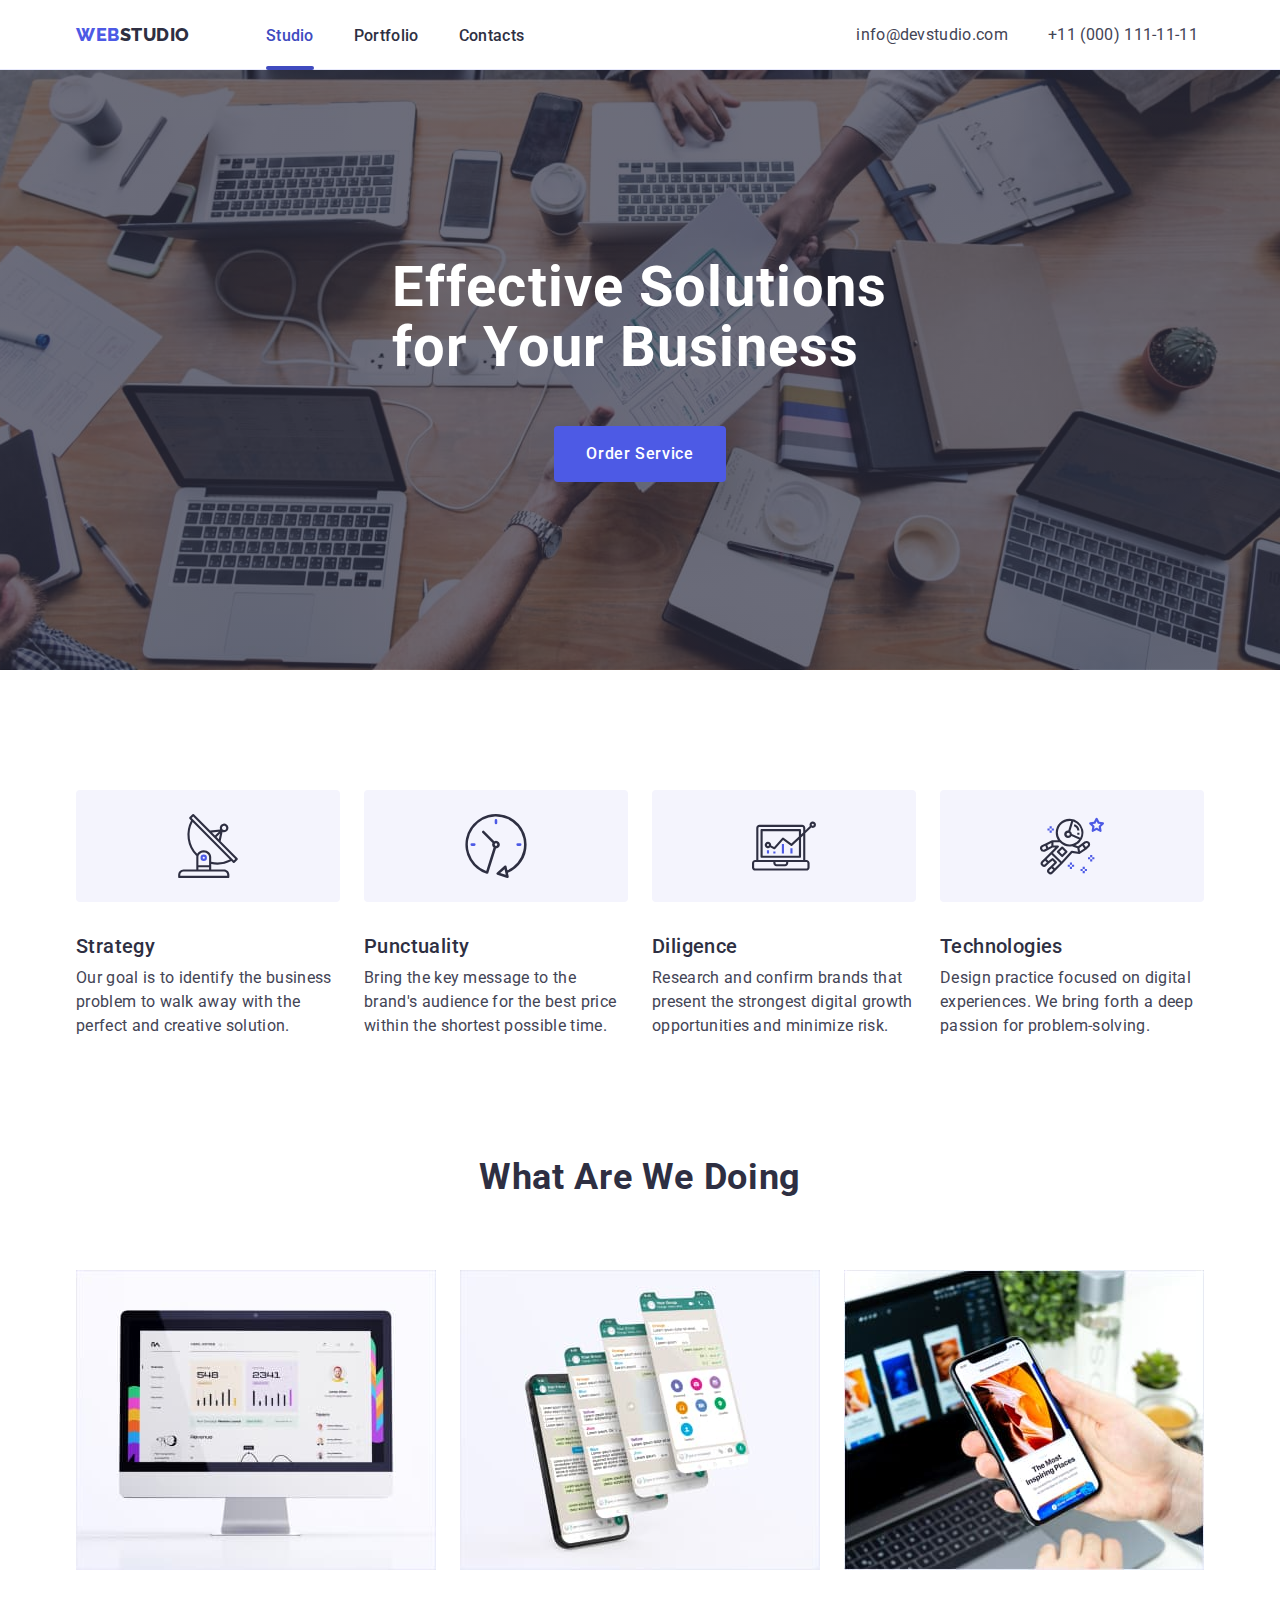
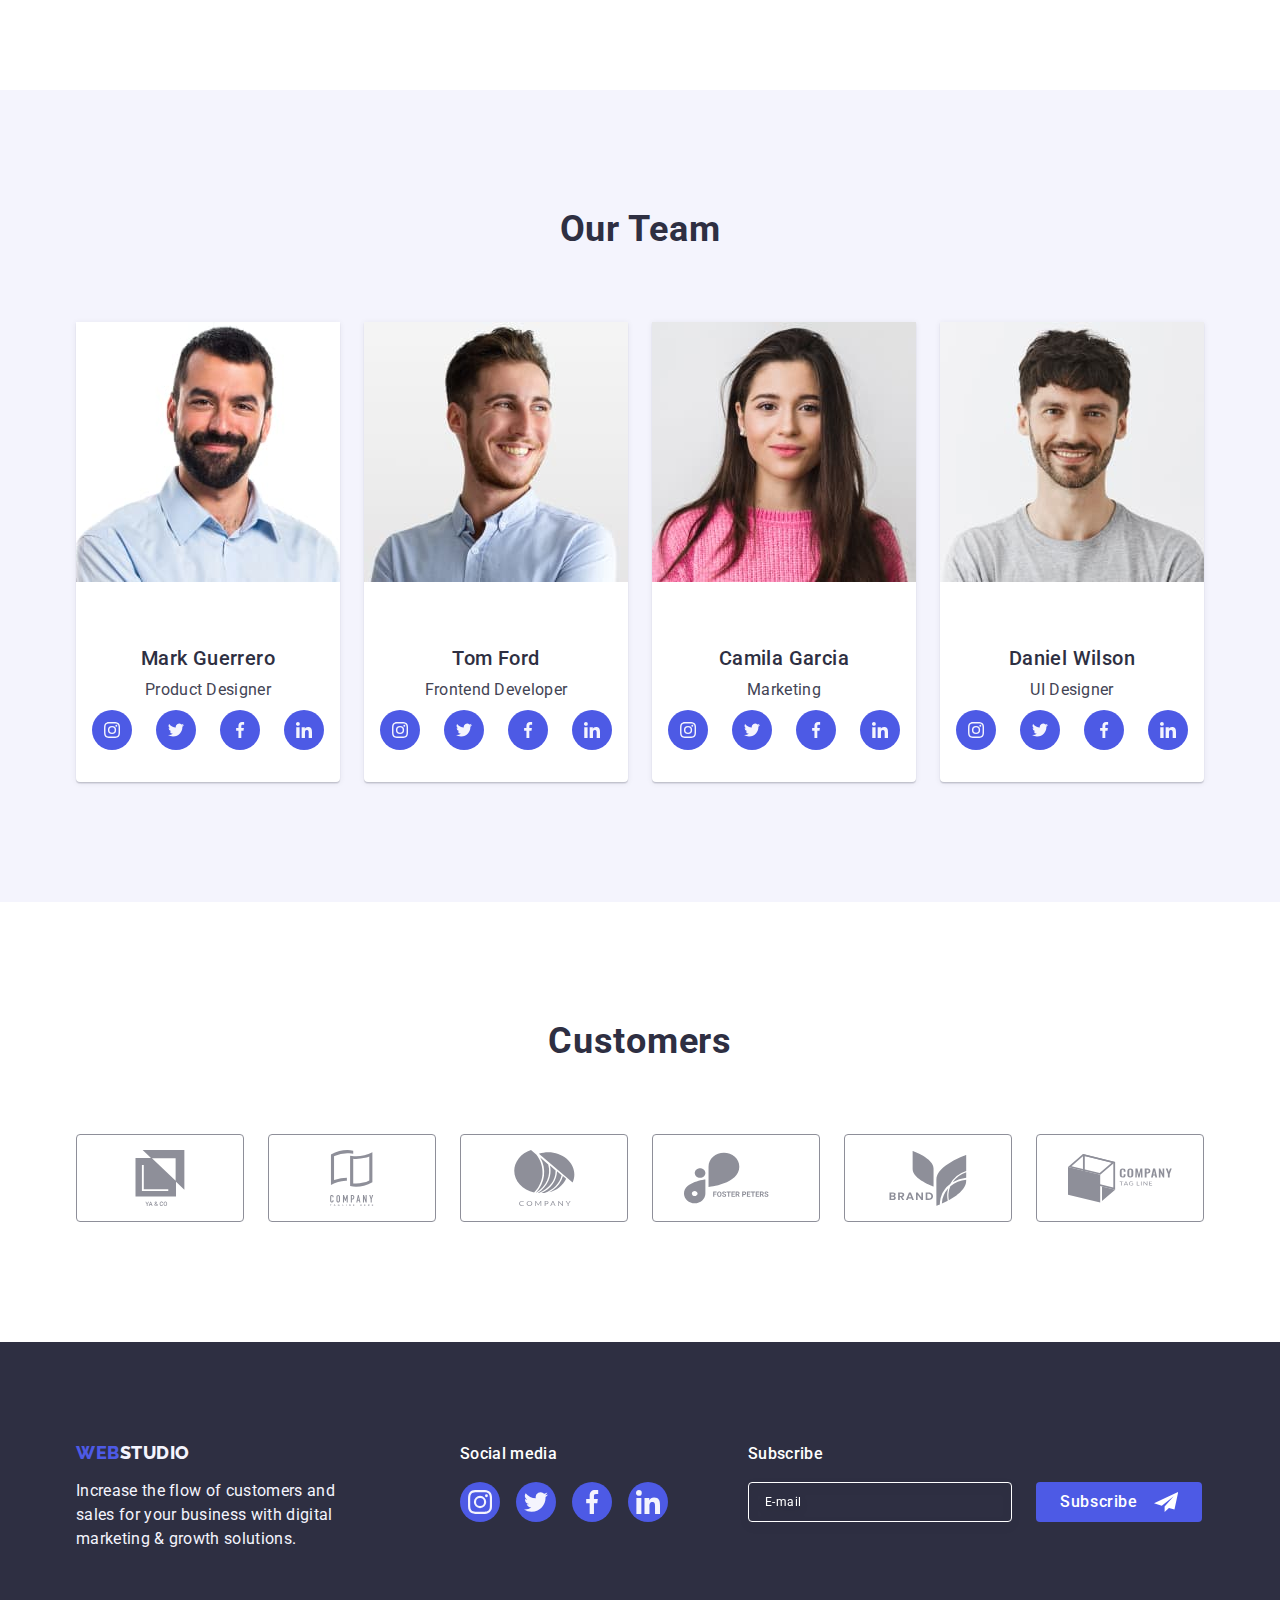
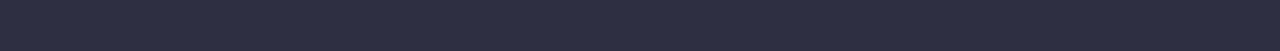
<file: index.html>
<!DOCTYPE html>
<html lang="en">
<head>
    <meta charset="UTF-8">
    <meta http-equiv="X-UA-Compatible" content="IE=edge">
    <meta name="viewport" content="width=device-width, initial-scale=1.0">
    <title>Doc❤️‍🔥</title>
    <link href="https://cdn.jsdelivr.net/npm/modern-normalize@1.1.0/modern-normalize.min.css" rel="stylesheet">
    <link rel="stylesheet" href="./css/styles.css"/>
    <link rel="preconnect" href="https://fonts.googleapis.com">
    <link rel="preconnect" href="https://fonts.gstatic.com" crossorigin>
    <link href="https://fonts.googleapis.com/css2?family=Raleway:wght@800&family=Roboto:wght@400;500;700;900&display=swap"
        rel="stylesheet">
</head>
<body>
    <!-- Header ...current... -->
   <header class="header">
    <div class="hdr container">
    <nav class="site-nav-box">
        <a href="./index.html" class="logo link">Web<span class="studio">Studio</span></a>
        <ul class="site-nav list">
            <li class="link"><a href="./index.html" class="link menu current">Studio</a></li>
            <li class="link"><a href="./portfolio.html" class="link menu">Portfolio</a></li>
            <li class="link"><a href="" class="link menu">Contacts</a></li>
        </ul>
        </nav>
        <address class="contacts-box">
            <ul class="list contacts">
                <li class="link"><a href="mailto:info@devstudio.com" class="link contacts">info@devstudio.com</a></li>
                <li class="link"><a href="tel:+110001111111" class="link contacts">+11 (000) 111-11-11</a></li>
            </ul>
    
    </address>
    </div>
   </header>
   <main>
    <!-- Hero -->
    <section class="section hero">
        <div class="container">
            <h1 class="hero-title">Effective Solutions for Your Business</h1>
            <button type="button" class="btn-hero" data-modal-open>Order Service</button>
        </div>
    </section>
    <!-- Section 1 -->
    <section class="section features">
        <div class="container">
            <h2 hidden class="visually-hiden">features</h2>
            <ul class="main list">
                <li class="main-list item">
                    <div class="icon-ftr">
                        <svg width="64" height="64" class="icon-features">
                            <use href="./images/icons.svg#icon-antenna"></use>
                        </svg>
                    </div>
                    <h3 class="title-three">Strategy</h3>
                    <p class="text">Our goal is to identify the business
                    problem to walk away with the perfect and creative solution.</p>
                </li>
                <li class="main-list item">
                    <div class="icon-ftr">
                        <svg width="64" height="64" class="icon-features">
                            <use href="./images/icons.svg#icon-clock"></use>
                        </svg>
                    </div>
                    <h3 class="title-three">Punctuality</h3>
                    <p class="text">Bring the key message to the brand's audience for the best price within the shortest possible time.</p>
                </li>
                <li class="main-list item">
                    <div class="icon-ftr">
                        <svg width="64" height="64" class="icon-features">
                            <use href="./images/icons.svg#icon-diagram"></use>
                        </svg>
                    </div>
                    <h3 class="title-three">Diligence</h3>
                    <p class="text">Research and confirm brands that present the strongest digital growth opportunities and minimize risk.</p>
                </li>
                <li class="main-list item">
                    <div class="icon-ftr">
                        <svg width="64" height="64" class="icon-features">
                            <use href="./images/icons.svg#icon-astronaut"></use>
                        </svg>
                    </div>
                    <h3 class="title-three">Technologies</h3>
                    <p class="text">Design practice focused on digital experiences. We bring forth a deep passion for problem-solving.</p>
                </li>
            </ul>
        </div>
    </section>
    <!-- Section 2 -->
    <section class="section doing">
        <div class="container">
            <h2 class="title-second">What are we doing</h2>
            <ul class="img list">
                <li class="img-list link">
                    <img src="./images/image1.jpg" alt="image1" width="360">
                </li>
                <li class="img-list link">
                    <img src="./images/image2.jpg" alt="image2" width="360">
                </li>
                <li class="img-list link">
                    <img src="./images/image3.jpg" alt="image3" width="360">
                </li>
            </ul>
        </div>
    </section>
    <!-- Section 3 -->
    <section class="section team">
        <div class="container team">
            <h2 class="title-second">Our Team</h2>
            <ul class="face list">
                <li class="face-list link">
                    <img src="./images/img-2-1.jpg" alt="Mark" width="264">
                    <div class="person">
                        <h3 class="title-three centr">Mark Guerrero</h3>
                        <p class="text centr">Product Designer</p>
                            <ul class="social list">
                                <li class="social-list link">
                                    <a href="#" class="social-icn">
                                        <svg width="16" height="16" class="social-icon">
                                            <use href="./images/icons.svg#icon-instagram"></use>
                                        </svg>
                                    </a>
                                </li>
                                <li class="social-list link">
                                    <a href="#" class="social-icn">
                                        <svg width="16" height="16" class="social-icon">
                                            <use href="./images/icons.svg#icon-twitter"></use>
                                        </svg>
                                    </a>
                                </li>
                                <li class="social-list link">
                                    <a href="#" class="social-icn">
                                        <svg width="16" height="16" class="social-icon">
                                            <use href="./images/icons.svg#icon-facebook"></use>
                                        </svg>
                                    </a>
                                </li>
                                <li class="social-list link">
                                    <a href="#" class="social-icn">
                                        <svg width="16" height="16" class="social-icon">
                                            <use href="./images/icons.svg#icon-linkedin"></use>
                                        </svg>
                                    </a>
                                </li>
                            </ul>
                    </div>
                </li>
                <li class="face-list link">
                    <img src="./images/img-2-2.jpg" alt="Tom" width="264">
                    <div class="person">
                        <h3 class="title-three centr">Tom Ford</h3>
                        <p class="text centr">Frontend Developer</p>
                        <ul class="social list">
                            <li class="social-list link">
                                <a href="#" class="social-icn">
                                    <svg width="16" height="16" class="social-icon">
                                        <use href="./images/icons.svg#icon-instagram"></use>
                                    </svg>
                                </a>
                            </li>
                            <li class="social-list link">
                                <a href="#" class="social-icn">
                                    <svg width="16" height="16" class="social-icon">
                                        <use href="./images/icons.svg#icon-twitter"></use>
                                    </svg>
                                </a>
                            </li>
                            <li class="social-list link">
                                <a href="#" class="social-icn">
                                    <svg width="16" height="16" class="social-icon">
                                        <use href="./images/icons.svg#icon-facebook"></use>
                                    </svg>
                                </a>
                            </li>
                            <li class="social-list link">
                                <a href="#" class="social-icn">
                                    <svg width="16" height="16" class="social-icon">
                                        <use href="./images/icons.svg#icon-linkedin"></use>
                                    </svg>
                                </a>
                            </li>
                        </ul>
                    </div>
                </li>
                <li class="face-list link">
                    <img src="./images/img-2-3.jpg" alt="Camila" width="264">
                    <div class="person">
                        <h3 class="title-three centr">Camila Garcia</h3>
                        <p class="text centr">Marketing</p>
                        <ul class="social list">
                            <li class="social-list link">
                                <a href="#" class="social-icn">
                                    <svg width="16" height="16" class="social-icon">
                                        <use href="./images/icons.svg#icon-instagram"></use>
                                    </svg>
                                </a>
                            </li>
                            <li class="social-list link">
                                <a href="#" class="social-icn">
                                    <svg width="16" height="16" class="social-icon">
                                        <use href="./images/icons.svg#icon-twitter"></use>
                                    </svg>
                                </a>
                            </li>
                            <li class="social-list link">
                                <a href="#" class="social-icn">
                                    <svg width="16" height="16" class="social-icon">
                                        <use href="./images/icons.svg#icon-facebook"></use>
                                    </svg>
                                </a>
                            </li>
                            <li class="social-list link">
                                <a href="#" class="social-icn">
                                    <svg width="16" height="16" class="social-icon">
                                        <use href="./images/icons.svg#icon-linkedin"></use>
                                    </svg>
                                </a>
                            </li>
                        </ul>
                    </div>
                </li>
                <li class="face-list link">
                    <img src="./images/img-2-4.jpg" alt="Daniel" width="264">
                    <div class="person">
                        <h3 class="title-three centr">Daniel Wilson</h3>
                        <p class="text centr">UI Designer</p>
                        <ul class="social list">
                            <li class="social-list link">
                                <a href="#" class="social-icn">
                                    <svg width="16" height="16" class="social-icon">
                                        <use href="./images/icons.svg#icon-instagram"></use>
                                    </svg>
                                </a>
                            </li>
                            <li class="social-list link">
                                <a href="#" class="social-icn">
                                    <svg width="16" height="16" class="social-icon">
                                        <use href="./images/icons.svg#icon-twitter"></use>
                                    </svg>
                                </a>
                            </li>
                            <li class="social-list link">
                                <a href="#" class="social-icn">
                                    <svg width="16" height="16" class="social-icon">
                                        <use href="./images/icons.svg#icon-facebook"></use>
                                    </svg>
                                </a>
                            </li>
                            <li class="social-list link">
                                <a href="#" class="social-icn">
                                    <svg width="16" height="16" class="social-icon">
                                        <use href="./images/icons.svg#icon-linkedin"></use>
                                    </svg>
                                </a>
                            </li>
                        </ul>
                    </div>
                </li>
            </ul>
        </div>
    </section>
    <!-- Section 4 -->
    <section class="section customers">
        <div class="container">
            <h2 class="title-second">Customers</h2>
            <ul class="customers list">
                <li class="customers-list link">
                    <a href="" class="send">
                        <svg width="104" height="56" class="icon-customers">
                            <use href="./images/icons.svg#icon-Client-1"></use>
                        </svg>
                    </a>
                </li>
                <li class="customers-list link">
                    <a href=""  class="send">
                        <svg width="104" height="56" class="icon-customers">
                            <use href="./images/icons.svg#icon-Client-2"></use>
                        </svg>
                    </a>
                </li>
                <li class="customers-list link">
                    <a href="" class="send">
                        <svg width="104" height="56" class="icon-customers">
                            <use href="./images/icons.svg#icon-Client-3"></use>
                        </svg>
                    </a>
                </li>
                <li class="customers-list link">
                    <a href="" class="send">
                        <svg width="104" height="56" class="icon-customers">
                            <use href="./images/icons.svg#icon-Client-4"></use>
                        </svg>
                    </a>
                </li>
                <li class="customers-list link">
                    <a href="" class="send">
                        <svg width="104" height="56" class="icon-customers">
                            <use href="./images/icons.svg#icon-Client-5"></use>
                        </svg>
                    </a>
                </li>
                <li class="customers-list link">
                    <a href="" class="send">
                        <svg width="104" height="56" class="icon-customers">
                            <use href="./images/icons.svg#icon-Client-6"></use>
                        </svg>
                    </a>
                </li>
            </ul>
        </div>
    </section>
   </main>
   <!-- Footer -->
   <footer class="footer">
    <div class="container ftr">
        <div class="ftr-first">
            <a href="./index.html" class="logo-ftr link">Web<span class="studio-ftr">Studio</span></a>
            <p class="footer-text">Increase the flow of customers and sales for your business with digital marketing & growth solutions.</p>
        </div>
        <div class="ftr-second">
            <p class="media">Social media</p>
                    <ul class="media list">
                        <li class="media-list link">
                            <a href="" class="social-icn mda">
                                <svg width="24" height="24" class="media-icon">
                                    <use href="./images/icons.svg#icon-instagram"></use>
                                </svg>
                            </a>
                        </li>
                        <li class="media-list link">
                            <a href="" class="social-icn mda">
                                <svg width="24" height="24" class="media-icon">
                                    <use href="./images/icons.svg#icon-twitter"></use>
                                </svg>
                            </a>
                        </li>
                        <li class="media-list link">
                            <a href="" class="social-icn mda">
                                <svg width="24" height="24" class="media-icon">
                                    <use href="./images/icons.svg#icon-facebook"></use>
                                </svg>
                            </a>
                        </li>
                        <li class="media-list link">
                            <a href="" class="social-icn mda">
                                <svg width="24" height="24" class="media-icon">
                                    <use href="./images/icons.svg#icon-linkedin"></use>
                                </svg>
                            </a>
                        </li>
                    </ul>
        </div>
        <div class="ftr-third">
            <p class="media">Subscribe</p>
            <form class="ftr-submit-box">
            <label class="ftr-field">
                <input 
                name="user-email"
                type="email"
                class="ftr-input"
                placeholder="E-mail"
                required>
            </label>
                <button type="submit" class="ftr-submit">Subscribe<svg width="24" height="24" class="icon-ftr-submit">
                    <use href="./images/icons.svg#icon-ftr-submit"></use>
                </svg></button>
            </form>
        </div>
    </div>            
</footer>
<!-- modal window -->
<div class="backdrop is-hidden" data-modal>
    <div class="modal">
        <button type="button" class="modal-close-btn" data-modal-close>
            <svg class="modal-close-btn-icon" width="8" height="8">
                <use href="./images/icons.svg#icon-close"></use>
            </svg>
        </button>
        <p class="modal-form-text">Leave your contacts and we will call you back</p>
        <form class="modal-form">
            <div class="form-box">
                <label for="user-name" class="modal-form-field">
                    Name
                </label>
                <div class="modal-input-box">
                    <input type="text"
                    class="modal-form-input"
                    id="user-name"
                    name="user-name"
                    required>
                    <svg width="18" height="24" class="icon-modal">
                        <use href="./images/icons.svg#icon-name-modal"></use>
                    </svg>
                </div>
            </div>
            <div class="form-box">
                <label for="user-phone" class="modal-form-field">
                    Phone
                </label>
                <div class="modal-input-box">
                    <input type="tel"
                    class="modal-form-input"
                    id="user-phone"
                    name="user-phone"
                    required>
                    <svg width="18" height="24" class="icon-modal">
                        <use href="./images/icons.svg#icon-phone-modal"></use>
                    </svg>
                </div>
            </div>
            <div class="form-box">
                <label for="user-email" class="modal-form-field">
                    Email
                </label>
                <div class="modal-input-box">
                    <input type="email"
                    class="modal-form-input"
                    id="user-email"
                    name="user-email"
                    required>
                    <svg width="18" height="24" class="icon-modal">
                        <use href="./images/icons.svg#icon-mail-modal"></use>
                    </svg>
                </div>
            </div>
            <div class="form-box comment">
                <label for="user-comment" class="modal-form-field">
                    Comment
                </label>
                    <textarea
                    id="user-comment"
                    name="user-comment"
                    class="modal-form-textarea"
                    placeholder="Text input"
                    ></textarea>
            </div>
            <div class="checkbox-box">
                <input 
                value="true"
                id="user-privacy"
                name="user-privacy"
                type="checkbox"
                class="modal-checkbox visually-hidden">
                <label for="user-privacy" class="modal-checkbox-text">
                <span class="modal-icon-checkbox">
                    <svg width="10" height="8" class="icon-checkbox">
                        <use href="./images/icons.svg#icon-checkbox"></use>
                    </svg>
                </span> I accept the terms and conditions of the <a href="" class="privacy-checkbox">Privacy Policy</a>
               </label>
            </div>
            <button type="submit" class="modal-form-submit">Send</button>
        </form>
    </div>
</div>
<script src="./js/modal.js"></script>
</body>
</html>
</file>
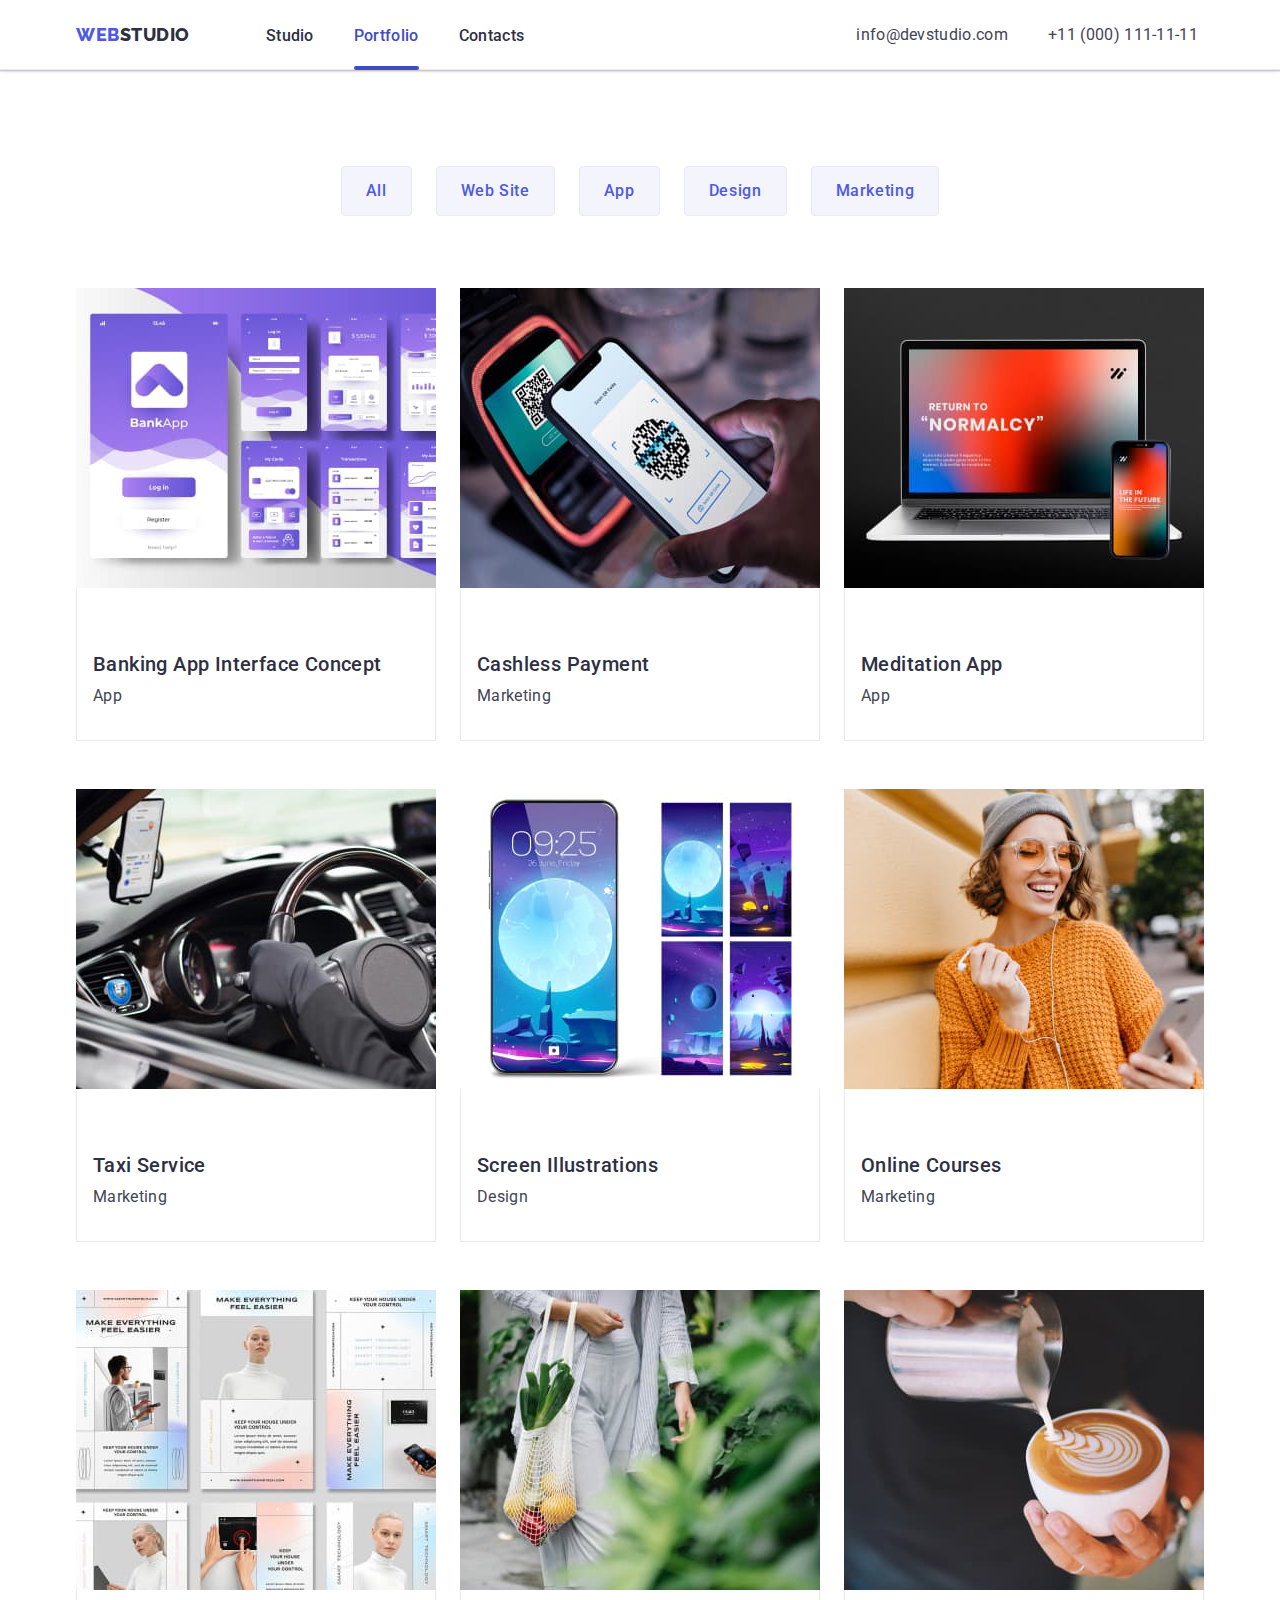
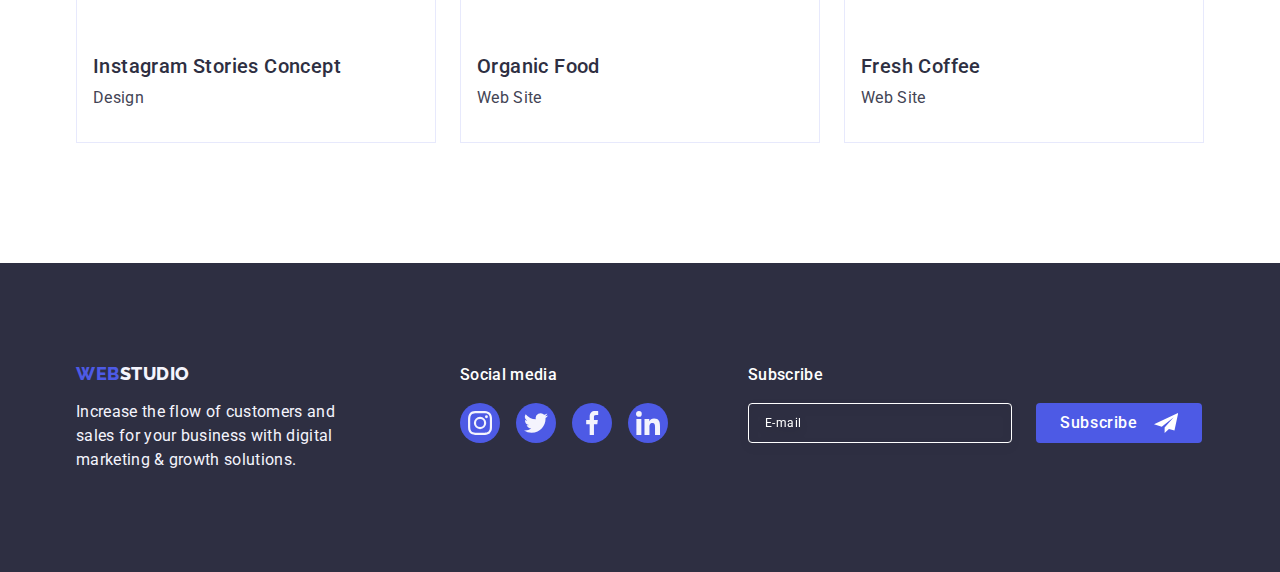
<file: portfolio.html>
<!DOCTYPE html>
<html lang="en">

<head>
    <meta charset="UTF-8">
    <meta http-equiv="X-UA-Compatible" content="IE=edge">
    <meta name="viewport" content="width=device-width, initial-scale=1.0">
    <title>Doc❤️‍🔥</title>
    <link href="https://cdn.jsdelivr.net/npm/modern-normalize@1.1.0/modern-normalize.min.css" rel="stylesheet">
    <link rel="stylesheet" href="./css/styles.css" />
    <link rel="preconnect" href="https://fonts.googleapis.com">
    <link rel="preconnect" href="https://fonts.gstatic.com" crossorigin>
    <link
        href="https://fonts.googleapis.com/css2?family=Raleway:wght@800&family=Roboto:wght@400;500;700;900&display=swap"
        rel="stylesheet">
</head>

<body>
    <!-- Header -->
    <header class="header">
        <div class="hdr container">
            <nav class="site-nav-box">
                <a href="./index.html" class="logo link">Web<span class="studio">Studio</span></a>
                <ul class="site-nav list">
                    <li class="link"><a href="./index.html" class="link menu">Studio</a></li>
                    <li class="link"><a href="./portfolio.html" class="link menu current">Portfolio</a></li>
                    <li class="link"><a href="" class="link menu">Contacts</a></li>
                </ul>
            </nav>
            <address class="contacts-box">
                <ul class="list contacts">
                    <li class="link"><a href="mailto:info@devstudio.com" class="link contacts">info@devstudio.com</a>
                    </li>
                    <li class="link"><a href="tel:+110001111111" class="link contacts">+11 (000) 111-11-11</a></li>
                </ul>

            </address>
        </div>
    </header>
    <main>
        <!-- section 1 -->
        <section class="section-portfolio">
            <div class="container">
                <h1 hidden class="visually-hiden">button</h1>
                <ul class="list btn">
                    <li class="link"> <button type="button" class="button">All</button> </li>
                    <li class="link"> <button type="button" class="button">Web Site</button> </li>
                    <li class="link"> <button type="button" class="button">App</button> </li>
                    <li class="link"> <button type="button" class="button">Design</button> </li>
                    <li class="link"> <button type="button" class="button">Marketing</button> </li>
                </ul>
                <ul class="list project">
                    <li class="link project">
                        <a href="" class="sending">
                            <div class="sending-overlay">
                                <img src="./images/img.jpg" alt="Banking App" width="360">
                                <p class="overlay">14 Stylish and User-Friendly App Design Concepts · Task Manager App ·
                                    Calorie Tracker App · Exotic Fruit Ecommerce App · Cloud Storage App</p>
                            </div>
                            <div class="project-name">
                                <h2 class="title-three">Banking App Interface Concept</h2>
                                <p class="text">App</p>
                            </div>
                        </a>
                    </li>
                    <li class="link project">
                        <a href="" class="sending">
                            <div class="sending-overlay">
                                <img src="./images/img-2.jpg" alt="Cashless Payment" width="360">
                                <p class="overlay">14 Stylish and User-Friendly App Design Concepts · Task Manager App ·
                                    Calorie Tracker App · Exotic Fruit Ecommerce App · Cloud Storage App</p>
                            </div>
                            <div class="project-name">
                                <h2 class="title-three">Cashless Payment</h2>
                                <p class="text">Marketing</p>
                            </div>
                        </a>
                    </li>
                    <li class="link project">
                        <a href="" class="sending">
                            <div class="sending-overlay">
                                <img src="./images/img-3.jpg" alt="Meditation App" width="360">
                                <p class="overlay">14 Stylish and User-Friendly App Design Concepts · Task Manager App ·
                                    Calorie Tracker App · Exotic Fruit Ecommerce App · Cloud Storage App</p>
                            </div>
                            <div class="project-name">
                                <h2 class="title-three">Meditation App</h2>
                                <p class="text">App</p>
                            </div>
                        </a>
                    </li>
                    <li class="link project">
                        <a href="" class="sending">
                            <div class="sending-overlay">
                                <img src="./images/img-4.jpg" alt="Taxi Service" width="360">
                                <p class="overlay">14 Stylish and User-Friendly App Design Concepts · Task Manager App ·
                                    Calorie Tracker App · Exotic Fruit Ecommerce App · Cloud Storage App</p>
                            </div>
                            <div class="project-name">
                                <h2 class="title-three">Taxi Service</h2>
                                <p class="text">Marketing</p>
                            </div>
                        </a>
                    </li>
                    <li class="link project">
                        <a href="" class="sending">
                            <div class="sending-overlay">
                                <img src="./images/img-5.jpg" alt="Screen Illustrations" width="360">
                                <p class="overlay">14 Stylish and User-Friendly App Design Concepts · Task Manager App ·
                                    Calorie Tracker App · Exotic Fruit Ecommerce App · Cloud Storage App</p>
                            </div>
                            <div class="project-name">
                                <h2 class="title-three">Screen Illustrations</h2>
                                <p class="text">Design</p>
                            </div>
                        </a>
                    </li>
                    <li class="link project">
                        <a href="" class="sending">
                            <div class="sending-overlay">
                                <img src="./images/img-6.jpg" alt="Online Courses" width="360">
                                <p class="overlay">14 Stylish and User-Friendly App Design Concepts · Task Manager App ·
                                    Calorie Tracker App · Exotic Fruit Ecommerce App · Cloud Storage App</p>
                            </div>
                            <div class="project-name">
                                <h2 class="title-three">Online Courses</h2>
                                <p class="text">Marketing</p>
                            </div>
                        </a>
                    </li>
                    <li class="link project">
                        <a href="" class="sending">
                            <div class="sending-overlay">
                                <img src="./images/img-7.jpg" alt="Instagram Stories Concept" width="360">
                                <p class="overlay">14 Stylish and User-Friendly App Design Concepts · Task Manager App ·
                                    Calorie Tracker App · Exotic Fruit Ecommerce App · Cloud Storage App</p>
                            </div>
                            <div class="project-name">
                                <h2 class="title-three">Instagram Stories Concept</h2>
                                <p class="text">Design</p>
                            </div>
                        </a>
                    </li>
                    <li class="link project">
                        <a href="" class="sending">
                            <div class="sending-overlay">
                                <img src="./images/img-8.jpg" alt="Organic Food" width="360">
                                <p class="overlay">14 Stylish and User-Friendly App Design Concepts · Task Manager App ·
                                    Calorie Tracker App · Exotic Fruit Ecommerce App · Cloud Storage App</p>
                            </div>
                            <div class="project-name">
                                <h2 class="title-three">Organic Food</h2>
                                <p class="text">Web Site</p>
                            </div>
                        </a>
                    </li>
                    <li class="link project">
                        <a href="" class="sending">
                            <div class="sending-overlay">
                                <img src="./images/img-9.jpg" alt="Fresh Coffee" width="360">
                                <p class="overlay">14 Stylish and User-Friendly App Design Concepts · Task Manager App ·
                                    Calorie Tracker App · Exotic Fruit Ecommerce App · Cloud Storage App</p>
                            </div>
                            <div class="project-name">
                                <h2 class="title-three">Fresh Coffee</h2>
                                <p class="text">Web Site</p>
                            </div>
                        </a>
                    </li>
                </ul>
            </div>
        </section>
    </main>
    <!-- Footer -->
    <footer class="footer">
        <div class="container ftr">
            <div class="ftr-first">
                <a href="./index.html" class="logo-ftr link">Web<span class="studio-ftr">Studio</span></a>
                <p class="footer-text">Increase the flow of customers and sales for your business with digital marketing
                    &
                    growth solutions.</p>
            </div>
            <div class="ftr-second">
                <p class="media">Social media</p>
                <ul class="media list">
                    <li class="media-list link">
                        <a href="" class="social-icn mda">
                            <svg width="24" height="24" class="media-icon">
                                <use href="./images/icons.svg#icon-instagram"></use>
                            </svg>
                        </a>
                    </li>
                    <li class="media-list link">
                        <a href="" class="social-icn mda">
                            <svg width="24" height="24" class="media-icon">
                                <use href="./images/icons.svg#icon-twitter"></use>
                            </svg>
                        </a>
                    </li>
                    <li class="media-list link">
                        <a href="" class="social-icn mda">
                            <svg width="24" height="24" class="media-icon">
                                <use href="./images/icons.svg#icon-facebook"></use>
                            </svg>
                        </a>
                    </li>
                    <li class="media-list link">
                        <a href="" class="social-icn mda">
                            <svg width="24" height="24" class="media-icon">
                                <use href="./images/icons.svg#icon-linkedin"></use>
                            </svg>
                        </a>
                    </li>
                </ul>
            </div>
            <div class="ftr-third">
                <p class="media">Subscribe</p>
                <form class="ftr-submit-box">
                    <label class="ftr-field">
                        <input  name="user-email" type="email" class="ftr-input" placeholder="E-mail" required>
                    </label>
                    <button type="submit" class="ftr-submit">Subscribe<svg width="24" height="24" class="icon-ftr-submit">
                            <use href="./images/icons.svg#icon-ftr-submit"></use>
                        </svg></button>
                </form>
            </div>
        </div>
    </footer>
</body>

</html>
</file>
<file: css/styles.css>
:root {
    --accent-color: #4D5AE5;
    --title-text-color: #2E2F42;
    --text-color: #434455;
    --primary-cloud-color: #F4F4FD;
    --secondary-ocean-color: #404BBF;
    --first-main-color: #FFFFFF;
    --second-main-color: #E7E9FC;
    --grey-hero-color: #2E2F42;
    --subtle-text: #8E8F99;
    --success: #31d0aa;
    --modal-background : #FCFCFC;
    }
body {
    background-color: var(--first-main-color);
    color: var(--text-color);
    font-family: 'Roboto', sans-serif;
}
/* fmvog */
*,
*::before,
*::after {
    box-sizing: border-box;
}
h1,h2,h3,ul,p {
    margin: 0;
    padding: 0;
}
.container {
    width: 1158px;
    margin: 0 auto;
    padding: 0 15px;
}
img {
    display: block;
}
.list {
    list-style: none;
    padding: 0;
    margin: 0;
}
.visually-hidden {
    position: absolute;
    width: 1px;
    height: 1px;
    margin: -1px;
    padding: 0;
    overflow: hidden;
    border: 0;
    clip: rect(0 0 0 0);
}
/* header */
.hdr {
    display: flex;
    width: 1158px;
}
.logo {
    margin-right: 76px;
    color: var(--accent-color);
    font-family: "Raleway", sans-serif;
    font-weight: 800;
    font-size: 18px;
    line-height: 1.17;
    letter-spacing: 0.03em;
    text-transform: uppercase;
}
.link {
    text-decoration: none;
}
.header {
    border-bottom: 1px solid var(--second-main-color);
    box-shadow: 0px 2px 1px rgba(46, 47, 66, 0.08),
        0px 1px 1px rgba(46, 47, 66, 0.16),
        0px 1px 6px rgba(46, 47, 66, 0.08);
}
.studio {
    color: var(--title-text-color);
}
.link.menu {
    padding: 24px 0;
    color: var(--title-text-color);
    transition: color 250ms cubic-bezier(0.4, 0, 0.2, 1);
}
.link.menu:hover ,
.link.menu:focus {
    color: var(--secondary-ocean-color);
}
.site-nav-box {
    display: flex;
    flex-direction: row;
    padding: 24px 0 21px;
}
.site-nav {
    display: flex;
    flex-direction: row;
    justify-content: center;
    gap: 40px;
    margin-right: 332px;
}
.site-nav .link {
    color: var(--title-text-color);
    font-weight: 500;
    font-size: 16px;
    line-height: 1.5;
    letter-spacing: 0.02em;
    text-decoration: none;
    transition: color 250ms cubic-bezier(0.4, 0, 0.2, 1);
}
.site-nav .link:hover ,
.site-nav .link:focus {
    color: var(--secondary-ocean-color);
}
.site-nav .link.current {
    position: relative;
    color: var(--secondary-ocean-color);
}
.site-nav .link.current::after {
    content: "";
    position: absolute;
    width: 100%;
    height: 4px;
    left: 0;
    bottom: -1px;
    display: block;
    background-color: var(--secondary-ocean-color);
    border-radius: 2px;
    transition: color 250ms cubic-bezier(0.4, 0, 0.2, 1);
    margin-top: 20px;
}
.contacts-box {
    display: flex;
    justify-content: center;
    align-items: center;
    font-style: normal;
}
.contacts {
    display: flex;
    flex-direction: row;
    gap: 40px;
    
    color: var(--text-color);
    font-weight: 400;
    font-size: 16px;
    line-height: 1.5;
    letter-spacing: 0.02em;
    transition: color 250ms cubic-bezier(0.4, 0, 0.2, 1);
}
.contacts:hover ,
.contacts:focus {
    color: var(--secondary-ocean-color);
}
/* hero */
.section.hero {
    padding: 188px 0;
    margin: 0 auto;
    background-image: linear-gradient(rgba(46, 47, 66, 0.7), rgba(46, 47, 66, 0.7)), 
    url('../images/hero.jpg');
    background-size: cover;
    background-repeat: no-repeat;
    background-position: center;
    background-color: var(--grey-hero-color);
}
.hero-title {
    max-width: 496px;
    margin:0 auto 48px;

    color: var(--first-main-color);
    font-weight: 700;
    font-size: 56px;
    line-height: 1.07;
    letter-spacing: 0.02em;
}
.btn-hero {
    display: block;
    min-width: 169px;
    height: 56px;
    padding: 16px 32px;
    margin: 0 auto;
    border: none;
    border-radius: 4px;
    background-color: var(--accent-color);
    color: var(--first-main-color);
    font-family: "Roboto", sans-serif;
    font-weight: 500;
    font-size: 16px;
    line-height: 1.5;
    letter-spacing: 0.04em;
    cursor: pointer;
    transition: background-color 250ms cubic-bezier(0.4, 0, 0.2, 1);
}
.btn-hero:hover ,
.btn-hero:focus {
    background-color: var(--secondary-ocean-color);
    border: 1px solid transparent;
    box-shadow: 0px 4px 4px rgba(0, 0, 0, 0.15);
}
/* features*/
.section.features {
    margin: 0 auto;
    padding: 120px 0;
}
.main.list {
    display: flex;
    flex-wrap: wrap;
    gap: 24px;
}
.main-list {
    width: calc((100% - 72px) / 4);
}
.icon-ftr {
    display: flex;
    justify-content: center;
    align-items: center;
    max-width: 264px;
    height: 112px;
    border-radius: 4px;
    margin-bottom: 8px;
    background-color: var(--primary-cloud-color);
}
/* doing */
.section.doing {
    padding-bottom: 120px;
}
.img.list {
    display: flex;
    gap: 24px;
}
.img-list {
    width: calc((100% - 48px) / 3);
}
/* team */
.section.team{
    padding: 120px 0;
    background-color: var(--primary-cloud-color);
}
.face.list {
    display: flex;
    gap: 24px;
}
.face-list {
    width: calc((100% - 72px) / 4);
    border-radius: 0px 0px 4px 4px;

    background-color: var(--first-main-color);
    box-shadow: 0px 1px 6px rgba(46, 47, 66, 0.08), 0px 1px 1px rgba(46, 47, 66, 0.16), 0px 2px 1px rgba(46, 47, 66, 0.08);
}
.person {
    padding: 32px 0;
}
/* Social icon */
.social.list {
    display: flex;
    justify-content: center;
    align-items: center;
    gap: 24px;
}
.social-icn {
    display: flex;
    justify-content: center;
    align-items: center;
    width: 40px;
    height: 40px;
    border-radius: 50%;
    background-color: var(--accent-color);
    transition: background-color 250ms cubic-bezier(0.4, 0, 0.2, 1);
}
.social-icn:hover,
.social-icn:focus {
    background-color: var(--secondary-ocean-color);
}
.social-icon{
    fill: var(--primary-cloud-color);
}
.title-second {
    margin-bottom: 72px;

    color: var(--title-text-color);
    font-weight: 700;
    font-size: 36px;
    line-height: 1.11;
    text-align: center;
    letter-spacing: 0.02em;
    text-transform: capitalize;
}
.title-three {
    margin-top: 32px;
    margin-bottom: 8px;

    color: var(--title-text-color);
    font-weight: 500;
    font-size: 20px;
    line-height: 1.2;
    letter-spacing: 0.02em;
}
.title-three.centr {
    text-align: center;
    margin-bottom: 8px;
}
.text.centr {
    text-align: center;
    margin-bottom: 8px;
}
.text {
    color: var(--text-color);
    font-size: 16px;
    line-height: 1.5;
    letter-spacing: 0.02em;
}
/* customers */
.section.customers {
    display: flex;
    flex-wrap: wrap;
    justify-content: center;
    align-items: center;
    padding: 120px 0;
}
.customers.list {
    display: flex;
    gap: 24px;
}
.customers-list {
    width: calc((100% - 120px) / 6);
    height: 88px;
}
.send {
    display: flex;
    align-items: center;
    justify-content: center;
    width: 100%;
    height: 100%;
    border: 1px solid var(--subtle-text);
    border-radius: 4px;
    color: var(--subtle-text);
    transition: border-color 250ms cubic-bezier(0.4, 0, 0.2, 1), color 250ms cubic-bezier(0.4, 0, 0.2, 1);
}
.send:hover,
.send:focus {
    border-color: var(--secondary-ocean-color);
    color: var(--secondary-ocean-color);
}
.icon-customers {
    fill: currentColor;
}
/* footer */
.footer {
    padding: 100px 0;
    background-color: var(--title-text-color);
}
.container.ftr {
    display: flex;
    align-items: baseline;
}
.ftr-first {
    margin-right: 120px;
}
.logo-ftr {
    display: inline-block;
    margin-bottom: 16px;

    color: var(--accent-color);
    font-family: "Raleway", sans-serif;
    font-weight: 800;
    font-size: 18px;
    line-height: 1.17;
    letter-spacing: 0.03em;
    text-transform: uppercase;
}
.studio-ftr {
    color: var(--primary-cloud-color);
}
.footer-text {
    max-width: 264px;

    color: var(--primary-cloud-color);
    font-size: 16px;
    line-height: 1.5;
    letter-spacing: 0.02em;
}
/* second */
.media{
    max-width: 264px;
    margin-bottom: 16px;
    font-weight: 500;
    font-size: 16px;
    line-height: 1.5;
    letter-spacing: 0.02em;
    color: var(--first-main-color);
}
.media.list {
    display: flex;
    align-items: center;
    gap: 16px;
}
.media-icon {
    fill: var(--primary-cloud-color);
}
.social-icn.mda {
    transition: background-color 250ms cubic-bezier(0.4, 0, 0.2, 1);
}
.social-icn.mda:hover,
.social-icn.mda:focus {
    background-color: var(--success);
}
.ftr-second {
    margin-right: 80px;
}
/* third */
.ftr-third {
    display: flex;
    flex-direction: column;
}
.ftr-submit-box {
    display: flex;
    gap: 24px;
}
.ftr-input {
    width: 264px;
    height: 40px;
    padding: 8px 16px;
    font-size: 12px;
    line-height: 1.5;
    letter-spacing: 0.04em;
    color: var(--first-main-color);
    background-color: inherit;
    border: 1px solid var(--first-main-color);
    filter: drop-shadow(0px 4px 4px rgba(0, 0, 0, 0.15));
    border-radius: 4px;
}
.ftr-input::placeholder {
    color: var(--first-main-color);
}
.ftr-submit {
    display: flex;
    justify-content: center;
    align-items: center;
    text-align: left;
    min-width: 165px;
    padding: 8px 24px;
    
    font-weight: 500;
    font-size: 16px;
    line-height: 1.5;
    letter-spacing: 0.04em;
    cursor: pointer;
    color: var(--first-main-color);
    background: var(--accent-color);
    border: none;
    border-radius: 4px;
    transition: background-color 250ms cubic-bezier(0.4, 0, 0.2, 1);
}
.ftr-submit:hover,
.ftr-submit:focus {
    background-color: var(--secondary-ocean-color);
}
.icon-ftr-submit {
    display: block;
    margin-left: 16px;
    fill: var(--first-main-color);
}
/* portfolio */
.section-portfolio {
    padding: 96px 0 120px;
}
.list.btn {
     display: flex;
     justify-content: center;
     gap: 24px;
     margin-bottom: 72px;
 }
.button {
    padding: 12px 24px;
    border: 1px solid var(--second-main-color);
    border-radius: 4px;

    font-family: "Roboto", sans-serif;
    color: var(--accent-color);
    background-color: var(--primary-cloud-color);
    font-weight: 500;
    font-size: 16px;
    line-height: 1.5;
    letter-spacing: 0.04em;
    cursor: pointer;
    transition: color 250ms cubic-bezier(0.4, 0, 0.2, 1), background-color 250ms cubic-bezier(0.4, 0, 0.2, 1), border-color 250ms cubic-bezier(0.4, 0, 0.2, 1), box-shadow 250ms cubic-bezier(0.4, 0, 0.2, 1);
}
.button:hover ,
.button:focus {
    color: var(--first-main-color);
    background-color: var(--secondary-ocean-color);
    border: 1px solid transparent;
    box-shadow: 0px 3px 1px rgba(0, 0, 0, 0.1), 0px 2px 1px rgba(0, 0, 0, 0.08), 0px 2px 2px rgba(0, 0, 0, 0.12);
} 
.list.project {
    display: flex;
    flex-wrap: wrap;
    justify-content: center;
    column-gap: 24px;
    row-gap: 48px;
}
.link.project {
    width: calc((100% - 48px) / 3);
}
.sending {
    display: block;
    text-decoration: none;
    transition: box-shadow 250ms cubic-bezier(0.4, 0, 0.2, 1);
}
.sending:hover,
.sending:focus {
    box-shadow: 0px 1px 6px rgba(46, 47, 66, 0.08),
        0px 1px 1px rgba(46, 47, 66, 0.16),
        0px 2px 1px rgba(46, 47, 66, 0.08);;
}
.sending-overlay {
    position: relative;
    overflow: hidden;
}
.overlay {
    position: absolute;
    left: 0px;
    top: 0px;
    width: 100%;
    height: 100%;
    padding: 40px 32px;
    transform: translate(0, 100%);
    transition: transform 250ms cubic-bezier(0.4, 0, 0.2, 1);

    font-family: 'Roboto';
    font-style: normal;
    font-size: 16px;
    line-height: 1.5;
    letter-spacing: 0.02em;
    color: var(--primary-cloud-color);
    background-color: var(--accent-color);
}
.sending:hover .overlay,
.sending:focus .overlay {
    transform: translate(0, 0);
}
.project-name {
    padding: 32px 16px;
    border: 1px solid var(--second-main-color);
    border-top: none;
}
/* modal window*/
.backdrop {
    position: fixed;
    top: 0;
    left: 0;
    z-index: 100;
    width: 100%;
    height: 100%;
    background-color: rgba(46, 47, 66, 0.4);
    transition: opacity 250ms cubic-bezier(0.4, 0, 0.2, 1), visibility 250ms cubic-bezier(0.4, 0, 0.2, 1);
}
.backdrop.is-hidden {
    opacity: 0;
    visibility: hidden;
    pointer-events: none;
}
.modal {
    position: absolute;
    top: 50%;
    left: 50%;
    transform: translate(-50%, -50%);
    width: 408px;
    min-height: 584px;
    padding: 72px 24px 24px;
    background-color: var(--modal-background);
    box-shadow: 0px 1px 1px rgba(0, 0, 0, 0.14), 0px 1px 3px rgba(0, 0, 0, 0.12), 0px 2px 1px rgba(0, 0, 0, 0.2);
    border-radius: 4px;
    transition: transform 250ms cubic-bezier(0.4, 0, 0.2, 1);
}
.modal-close-btn {
    position: absolute;
    top: 24px;
    right: 24px;
    display: flex;
    justify-content: center;
    align-items: center;
    width: 24px;
    height: 24px;
    border-radius: 50%;
    background-color: var(--second-main-color);
    border: 1px solid rgba(0, 0, 0, 0.1);
    padding: 0;
    cursor: pointer;
    transition: background-color 250ms cubic-bezier(0.4, 0, 0.2, 1), border 250ms cubic-bezier(0.4, 0, 0.2, 1);
}
.modal-close-btn:hover,
.modal-close-btn:focus {
    background-color: var(--secondary-ocean-color);
    border: none;
    fill: var(--first-main-color);
}
.modal-close-btn-icon {
    transition: fill 250ms cubic-bezier(0.4, 0, 0.2, 1);
}
.modal-form-text {
    margin-bottom: 16px;
    font-weight: 500;
    font-size: 16px;
    line-height: 1.5;
    text-align: center;
    letter-spacing: 0.02em;
    color: var(--title-text-color);
}
.form-box {
    padding: 0px;
    margin-bottom: 8px;
}
.form-box.comment {
    margin-bottom: 16px
}
.modal-form-field {
    display: block;
    flex-direction: column; 
    margin-bottom: 4px;
    font-size: 12px;
    line-height: 1.17;
    letter-spacing: 0.04em;
    color: var(--subtle-text);
}
.modal-input-box {
    position: relative;
}
.icon-modal{
    position: absolute;
    top: 50%;
    left: 16px;
    transform: translateY(-50%);
    display: block;
    color: var(--grey-hero-color);
    transition: fill 250ms cubic-bezier(0.4, 0, 0.2, 1);
}
.modal-form-input {
    width: 100%;
    height: 40px;
    padding-left: 38px;
    border-radius: 4px;
    background-color: transparent;
    outline: transparent;
    border-color: var(--accent-color);
    border: 1px solid rgba(46, 47, 66, 0.4);
    transition: border-color 250ms cubic-bezier(0.4, 0, 0.2, 1);
}
.modal-form-input:focus {
    outline: none;
    border-color: var(--accent-color);
}
.modal-form-input:focus + .icon-modal {
    fill: var(--accent-color);
}
.modal-form-textarea {
    width: 100%;
    height: 120px;
    padding: 8px 16px;
    font-size: 12px;
    line-height: 1.17;
    letter-spacing: 0.04em;
    color: rgba(46, 47, 66, 0.4);
    background-color: transparent;
    outline: transparent;
    resize: none;
    border: 1px solid rgba(46, 47, 66, 0.2);
    border-radius: 4px;
    transition: border-color 250ms cubic-bezier(0.4, 0, 0.2, 1);
}
.modal-form-textarea:focus {
    outline: none;
    border-color: var(--accent-color);
}
.modal-form-textarea::placeholder {
    font-size: 12px;
    line-height: 1.17;
    letter-spacing: 0.04em;
    color: rgba(46, 47, 66, 0.4);
}
.checkbox-box {
    display: flex;
    flex-direction: row;
    align-items: center;
    margin-bottom: 24px;
}
/* .modal-checkbox-text::before {
    display: block;
    margin-right: 8px;
    width: 16px;
    height: 16px;
    border: 1px solid rgba(46, 47, 66, 0.4);
    border-radius: 2px;
    content: '';
    cursor: pointer;
} */
/* .modal-checkbox:checked + .modal-checkbox-text::before {
    background-color: var(--secondary-ocean-color);
    background-image: url(../images/modal-check.svg);
    background-repeat: no-repeat;
    background-position: 50% 50%;
} */
.modal-checkbox-text {
    /* display: inline-block; */
    align-items: center;
    font-size: 12px;
    line-height: 1.17;
    letter-spacing: 0.04em;
    color: var(--subtle-text);
}
.modal-icon-checkbox {
    display: inline-flex;
    align-items: center;
    justify-content: center;
    width: 16px;
    height: 16px;
    margin-right: 8px;
    border: 1px solid rgba(46, 47, 66, 0.4);
    border-radius: 2px;
    transition: background-color 250ms cubic-bezier(0.4, 0, 0.2, 1), border 250ms cubic-bezier(0.4, 0, 0.2, 1), fill 250ms cubic-bezier(0.4, 0, 0.2, 1);
    fill: transparent;
}
.modal-checkbox:checked + .modal-checkbox-text .modal-icon-checkbox {
    background-color: var(--secondary-ocean-color);
    border: none;
    fill: var(--first-main-color);
}
.privacy-checkbox {
    color: var(--accent-color);
}
.modal-form-submit {
    display: block;
    min-width: 169px;
    height: 56px;
    padding: 16px 32px;
    margin: 0 auto;
    font-family: "Roboto", sans-serif;
    font-weight: 500;
    font-size: 16px;
    line-height: 1.5;
    letter-spacing: 0.04em;
    color: var(--first-main-color);
    background-color: var(--accent-color);
    box-shadow: 0px 4px 4px rgba(0, 0, 0, 0.15);
    border: none;
    border-radius: 4px;
    cursor: pointer;
    transition: background-color 250ms cubic-bezier(0.4, 0, 0.2, 1);
}
.modal-form-submit:hover,
.modal-form-submit:focus {
    background-color: var(--secondary-ocean-color);
    border: 1px solid transparent;
    box-shadow: 0px 4px 4px rgba(0, 0, 0, 0.15);
}
</file>
